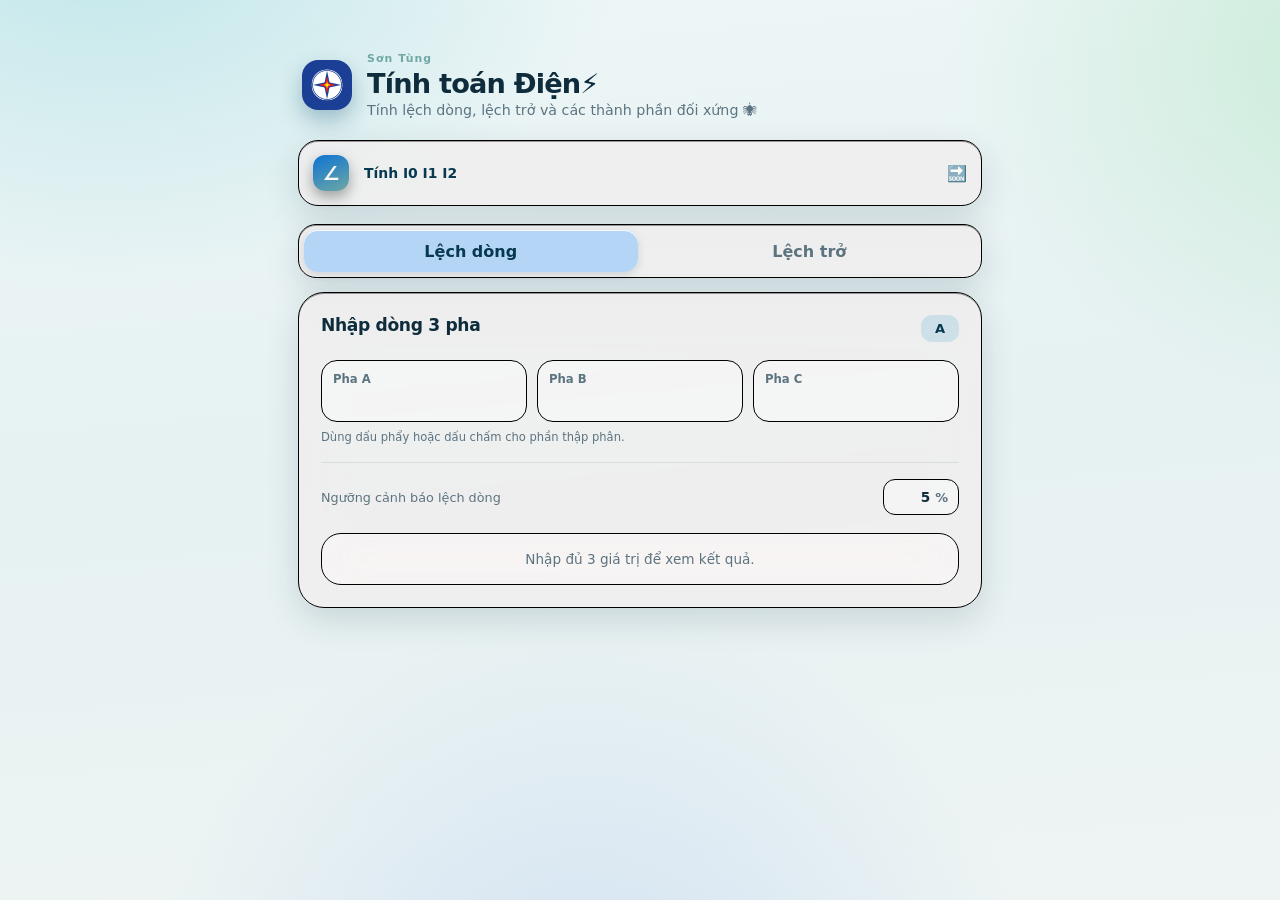
<file: index.html>
<!doctype html>
<html lang="vi">
  <head>
    <meta charset="UTF-8" />
    <meta name="viewport" content="width=device-width, initial-scale=1, viewport-fit=cover" />
    <meta name="theme-color" content="#0b4f71" />
    <meta name="description" content="Tính lệch dòng và điện trở cuộn dây động cơ ba pha." />
    <link rel="manifest" href="manifest.json" />
    <link rel="icon" href="icon.svg" type="image/svg+xml" />
    <link rel="apple-touch-icon" href="icon-192.png" />
    <link rel="stylesheet" href="styles.css" />
    <title>Etools</title>
  </head>



  <body>
    <main class="app-shell">
      <header class="hero">
        <div class="brand-mark"><img src="icon-192.png" alt="Sơn Tùng EVN" /></div>
        <div>
          <p class="eyebrow">Sơn Tùng</p>
          <h1>Tính toán Điện⚡</h1>
          <p class="subtitle">Tính lệch dòng, lệch trở và các thành phần đối xứng 🕷</p>
        </div>
      </header>

 <a class="tool-launch" href="phasor.html">
        <span class="tool-launch-icon" aria-hidden="true">∠</span>
        <span><strong>Tính I0 I1 I2</strong></span>
        <span aria-hidden="true">🔜</span>
      </a>

      <nav class="mode-tabs" aria-label="Chọn phép tính">
        <button class="tab is-active" type="button" data-target="current-panel" aria-selected="true">Lệch dòng</button>
        <button class="tab" type="button" data-target="resistance-panel" aria-selected="false">Lệch trở</button>
      </nav>

      <section id="current-panel" class="calculator-panel is-active" aria-labelledby="current-title">
        <div class="section-heading">
          <div>
            <h2 id="current-title">Nhập dòng 3 pha</h2>
          </div>
          <div class="unit-pill">A</div>
        </div>

        <div class="input-grid">
          <label class="input-card" for="current-l1">
            <span>Pha A</span>
            <input id="current-l1" inputmode="decimal" autocomplete="off" placeholder="" aria-describedby="current-help" />
          </label>
          <label class="input-card" for="current-l2">
            <span>Pha B</span>
            <input id="current-l2" inputmode="decimal" autocomplete="off" placeholder="" aria-describedby="current-help" />
          </label>
          <label class="input-card" for="current-l3">
            <span>Pha C</span>
            <input id="current-l3" inputmode="decimal" autocomplete="off" placeholder="" aria-describedby="current-help" />
          </label>
        </div>
        <p id="current-help" class="field-help">Dùng dấu phẩy hoặc dấu chấm cho phần thập phân.</p>

        <div class="threshold-row">
          <label for="current-limit">Ngưỡng cảnh báo lệch dòng</label>
          <div class="compact-input"><input id="current-limit" inputmode="decimal" value="5" /><span>%</span></div>
        </div>

        <div id="current-results" class="result-card empty" aria-live="polite">
          <p>Nhập đủ 3 giá trị để xem kết quả.</p>
        </div>
      </section>

      <section id="resistance-panel" class="calculator-panel" aria-labelledby="resistance-title" hidden>
        <div class="section-heading">
          <div>
            <h2 id="resistance-title">Nhập điện trở cuộn dây</h2>
          </div>
          <div class="unit-pill">Ω</div>
        </div>

        <div class="input-grid">
          <label class="input-card" for="resistance-u-v">
            <span>U – V</span>
            <input id="resistance-u-v" inputmode="decimal" autocomplete="off" placeholder="" aria-describedby="resistance-help" />
          </label>
          <label class="input-card" for="resistance-v-w">
            <span>V – W</span>
            <input id="resistance-v-w" inputmode="decimal" autocomplete="off" placeholder="" aria-describedby="resistance-help" />
          </label>
          <label class="input-card" for="resistance-w-u">
            <span>W – U</span>
            <input id="resistance-w-u" inputmode="decimal" autocomplete="off" placeholder="" aria-describedby="resistance-help" />
          </label>
        </div>
        <p id="resistance-help" class="field-help">Dùng cùng đơn vị cho cả ba phép đo (Ω hoặc mΩ).</p>

        

        <div class="threshold-row">
          <label for="resistance-limit">Ngưỡng cảnh báo lệch trở</label>
          <div class="compact-input"><input id="resistance-limit" inputmode="decimal" value="5" /><span>%</span></div>
        </div>

        <div id="resistance-results" class="result-card empty" aria-live="polite">
          <p>Nhập đủ 3 giá trị để xem kết quả.</p>
        </div>
      </section>

    </main>
    <script src="app.js"></script>
  </body>
</html>
</file>
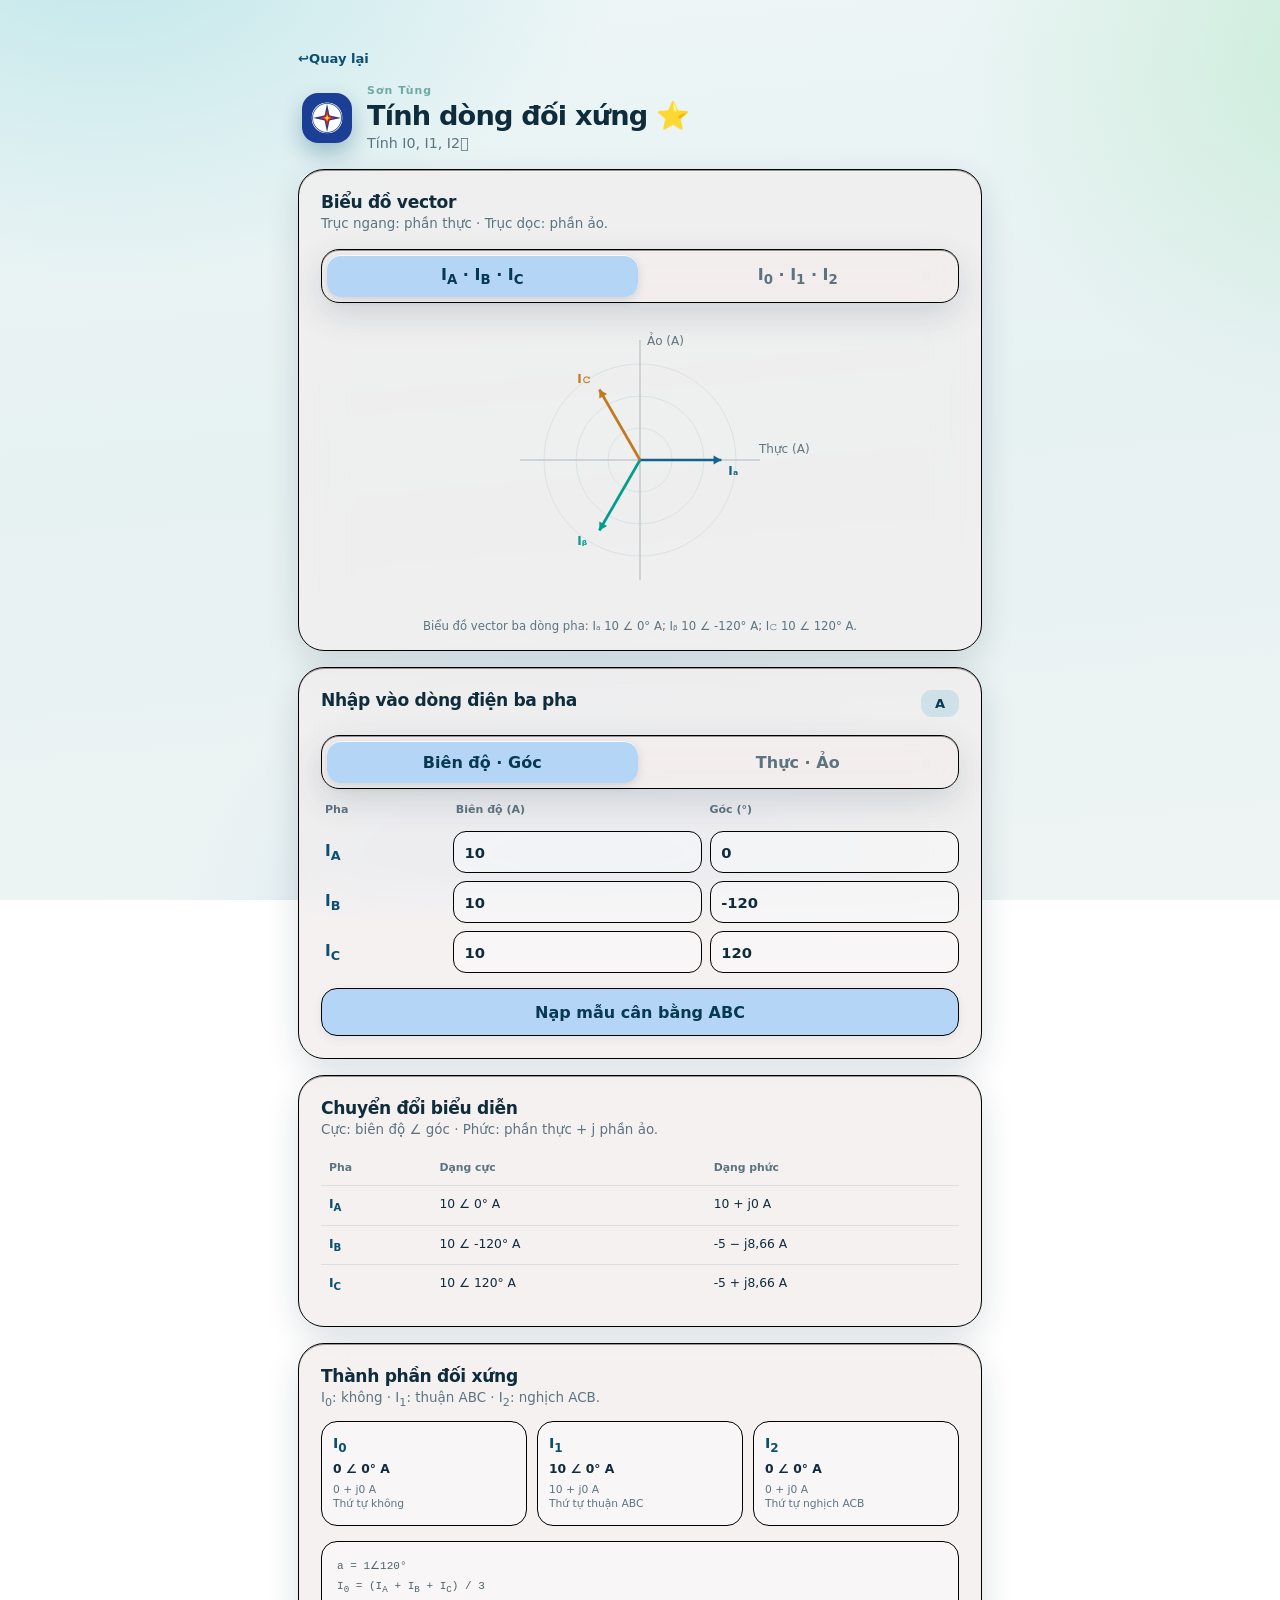
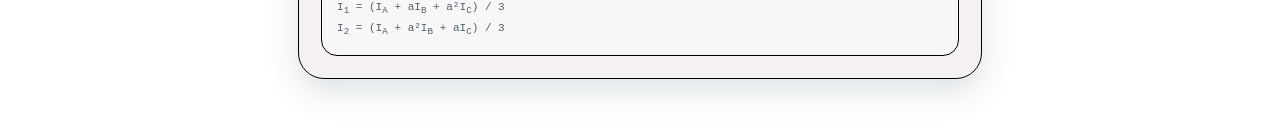
<file: phasor.html>
<!doctype html>
<html lang="vi">
  <head>
    <meta charset="UTF-8" />
    <meta name="viewport" content="width=device-width, initial-scale=1, viewport-fit=cover" />
    <meta name="theme-color" content="#0b4f71" />
    <meta name="description" content="Chuyển đổi phasor dòng điện ba pha và tính thành phần đối xứng I0, I1, I2." />
    <link rel="manifest" href="manifest.json" />
    <link rel="icon" href="icon.svg" type="image/svg+xml" />
    <link rel="apple-touch-icon" href="icon-192.png" />
    <link rel="stylesheet" href="styles.css" />
    <link rel="stylesheet" href="phasor.css" />
    <title>Sơn Tùng EVN — Phasor</title>
  </head>
  <body>
    <main class="app-shell phasor-shell">
      <a class="back-link" href="index.html">↩️Quay lại</a>
      <header class="hero phasor-hero">
        <div class="brand-mark"><img src="icon-192.png" alt="Sơn Tùng EVN" /></div>
        <div>
          <p class="eyebrow">Sơn Tùng</p>
          <h1>Tính dòng đối xứng ⭐</h1>
          <p class="subtitle">Tính I0, I1, I2🫟</p>
        </div>
      </header>

      <section class="phasor-card chart-card" aria-labelledby="chart-title">
        <div class="section-heading">
          <div>
            <h2 id="chart-title">Biểu đồ vector</h2>
            <p>Trục ngang: phần thực · Trục dọc: phần ảo.</p>
          </div>
        </div>
        <nav class="format-tabs graph-tabs" aria-label="Chọn vector hiển thị">
          <button class="format-tab is-active" type="button" data-graph="phase" aria-selected="true">I<sub>A</sub> · I<sub>B</sub> · I<sub>C</sub></button>
          <button class="format-tab" type="button" data-graph="sequence" aria-selected="false">I<sub>0</sub> · I<sub>1</sub> · I<sub>2</sub></button>
        </nav>
        <canvas id="phasor-chart" role="img" aria-label="Biểu đồ vector dòng điện ba pha"></canvas>
        <p id="chart-summary" class="chart-summary">Biểu đồ ba dòng pha.</p>
      </section>

      <section class="phasor-card" aria-labelledby="input-title">
        <div class="section-heading">
          <div>
            <h2 id="input-title">Nhập vào dòng điện ba pha</h2>
           
          </div>
          <div class="unit-pill">A</div>
        </div>

        <nav class="format-tabs" aria-label="Dạng biểu diễn dòng điện">
          <button class="format-tab is-active" type="button" data-format="polar" aria-selected="true">Biên độ · Góc</button>
          <button class="format-tab" type="button" data-format="rectangular" aria-selected="false">Thực · Ảo</button>
        </nav>

        <div id="polar-fields" class="phasor-inputs">
          <div class="phasor-input-header"><span>Pha</span><span>Biên độ (A)</span><span>Góc (°)</span></div>
          <label class="phasor-input-row" for="ia-mag"><strong>I<sub>A</sub></strong><input id="ia-mag" inputmode="decimal" value="10" aria-label="Biên độ dòng pha A" /><input id="ia-angle" inputmode="decimal" value="0" aria-label="Góc dòng pha A" /></label>
          <label class="phasor-input-row" for="ib-mag"><strong>I<sub>B</sub></strong><input id="ib-mag" inputmode="decimal" value="10" aria-label="Biên độ dòng pha B" /><input id="ib-angle" inputmode="decimal" value="-120" aria-label="Góc dòng pha B" /></label>
          <label class="phasor-input-row" for="ic-mag"><strong>I<sub>C</sub></strong><input id="ic-mag" inputmode="decimal" value="10" aria-label="Biên độ dòng pha C" /><input id="ic-angle" inputmode="decimal" value="120" aria-label="Góc dòng pha C" /></label>
        </div>

        <div id="rectangular-fields" class="phasor-inputs" hidden>
          <div class="phasor-input-header"><span>Pha</span><span>Phần thực (A)</span><span>Phần ảo (A)</span></div>
          <label class="phasor-input-row" for="ia-real"><strong>I<sub>A</sub></strong><input id="ia-real" inputmode="decimal" aria-label="Phần thực dòng pha A" /><input id="ia-imag" inputmode="decimal" aria-label="Phần ảo dòng pha A" /></label>
          <label class="phasor-input-row" for="ib-real"><strong>I<sub>B</sub></strong><input id="ib-real" inputmode="decimal" aria-label="Phần thực dòng pha B" /><input id="ib-imag" inputmode="decimal" aria-label="Phần ảo dòng pha B" /></label>
          <label class="phasor-input-row" for="ic-real"><strong>I<sub>C</sub></strong><input id="ic-real" inputmode="decimal" aria-label="Phần thực dòng pha C" /><input id="ic-imag" inputmode="decimal" aria-label="Phần ảo dòng pha C" /></label>
        </div>

        <p id="input-error" class="input-error" role="alert" hidden></p>
        <div class="phasor-actions"><button id="balanced-button" class="button ghost" type="button">Nạp mẫu cân bằng ABC</button></div>
      </section>

      <section class="phasor-card" aria-labelledby="conversion-title">
        <div class="section-heading compact-heading">
          <div>
            <h2 id="conversion-title">Chuyển đổi biểu diễn</h2>
            <p>Cực: biên độ ∠ góc · Phức: phần thực + j phần ảo.</p>
          </div>
        </div>
        <div class="table-wrap">
          <table class="phasor-table">
            <thead><tr><th>Pha</th><th>Dạng cực</th><th>Dạng phức</th></tr></thead>
            <tbody id="phase-results"></tbody>
          </table>
        </div>
      </section>

      <section class="phasor-card" aria-labelledby="sequence-title">
        <div class="section-heading compact-heading">
          <div>
            <h2 id="sequence-title">Thành phần đối xứng</h2>
            <p>I<sub>0</sub>: không · I<sub>1</sub>: thuận ABC · I<sub>2</sub>: nghịch ACB.</p>
          </div>
        </div>
        <div id="sequence-results" class="sequence-results" aria-live="polite"></div>
        <div class="formula-note">
          <p>a = 1∠120°</p>
          <p>I<sub>0</sub> = (I<sub>A</sub> + I<sub>B</sub> + I<sub>C</sub>) / 3</p>
          <p>I<sub>1</sub> = (I<sub>A</sub> + aI<sub>B</sub> + a²I<sub>C</sub>) / 3</p>
          <p>I<sub>2</sub> = (I<sub>A</sub> + a²I<sub>B</sub> + aI<sub>C</sub>) / 3</p>
        </div>
      </section>
      
    </main>
    <script src="phasor.js"></script>
  </body>
</html>
</file>
<file: styles.css>
:root {
  color-scheme: light;
  --ink: #0e2c3b;
  --muted: #5c7480;
  --muted-soft: #7d919b;
  --line: rgba(15, 60, 80, 0.1);
  --canvas: #e9f3f4;
  --brand: #0b4f71;
  --brand-dark: #073950;
  --brand-bright: #1f8fc0;
  --teal: #6fa8a3;
  --glass: rgba(243, 237, 237, 0.774);
  --glass-strong: rgba(179, 212, 247, 0.973);
  --glass-soft: rgba(255, 255, 255, 0.34);
  --glass-border: rgb(0, 0, 0);
  --glass-shadow: 0 12px 34px rgba(9, 46, 66, 0.14), 0 1px 0 rgba(92, 87, 87, 0.6) inset;
  --ok-bg: rgba(7, 167, 119, 0.16);
  --ok: #077a56;
  --warn-bg: rgba(190, 111, 0, 0.16);
  --warn: #9a5800;
}

* { box-sizing: border-box; }

html { -webkit-tap-highlight-color: transparent; }

body {
  margin: 0;
  min-width: 320px;
  min-height: 100vh;
  color: var(--ink);
  background:
    radial-gradient(900px 620px at 8% -8%, #bfe6e9 0%, transparent 58%),
    radial-gradient(800px 640px at 108% 6%, #c9ecd8 0%, transparent 55%),
    radial-gradient(760px 760px at 46% 118%, #cfe1f3 0%, transparent 60%),
    linear-gradient(175deg, #eef6f7 0%, #e6f1f2 48%, #eef4f3 100%);
  background-attachment: fixed;
  font-family: Inter, ui-sans-serif, system-ui, -apple-system, BlinkMacSystemFont, "Segoe UI", sans-serif;
  -webkit-font-smoothing: antialiased;
}

button, input, select { font: inherit; }

.app-shell {
  width: min(100%, 720px);
  min-height: 100vh;
  margin: 0 auto;
  padding: max(24px, env(safe-area-inset-top)) 18px max(34px, env(safe-area-inset-bottom));
}

/* Hero */
.hero { display: flex; align-items: center; gap: 15px; padding: 4px 4px 22px; }
.brand-mark {
  display: grid;
  width: 50px;
  height: 50px;
  flex: 0 0 auto;
  place-items: center;
  overflow: hidden;
  border-radius: 16px;
  box-shadow: 0 10px 22px rgba(11, 79, 113, 0.32), inset 0 1px 1px rgba(255, 255, 255, 0.35);
}
.brand-mark img { width: 100%; height: 100%; object-fit: cover; }
.eyebrow { margin: 0 0 3px; color: var(--teal); font-size: .68rem; font-weight: 750; letter-spacing: .1em; }
h1 { margin: 0; font-size: clamp(1.32rem, 5vw, 1.7rem); letter-spacing: -.03em; }
.subtitle { margin: 3px 0 0; color: var(--muted); font-size: .89rem; }

/* Generic glass surface, used by notices, tool launch, cards, tabs */
.notice,
.tool-launch,
.calculator-panel,
.formula-card,
.phasor-card,
.result-card,
.mode-tabs,
.format-tabs {
  background: var(--glass);
  backdrop-filter: blur(22px) saturate(170%);
  -webkit-backdrop-filter: blur(22px) saturate(170%);
  border: 1px solid var(--glass-border);
  box-shadow: var(--glass-shadow);
}

.notice { display: flex; gap: 10px; align-items: flex-start; margin: 0 0 18px; padding: 13px 15px; border-radius: 18px; color: #245862; font-size: .82rem; line-height: 1.42; }
.notice span { color: var(--teal); font-size: 1.05rem; }
.notice p { margin: 0; }

.tool-launch {
  display: flex;
  align-items: center;
  gap: 15px;
  margin: 0 0 18px;
  padding: 14px;
  border-radius: 20px;
  color: var(--brand-dark);
  text-decoration: none;
  transition: transform .18s ease, box-shadow .18s ease;
}
.tool-launch:active { transform: scale(.98); }
.tool-launch > span:nth-child(2) { flex: 1; }
.tool-launch strong, .tool-launch small { display: block; }
.tool-launch strong { font-size: .87rem; }
.tool-launch small { margin-top: 2px; color: var(--muted); font-size: .73rem; line-height: 1.35; }
.tool-launch-icon {
  display: grid;
  width: 36px;
  height: 36px;
  place-items: center;
  border-radius: 12px;
  color: #f8f6f6;
  background: linear-gradient(155deg, #0c73d4, var(--teal));
  box-shadow: 0 6px 14px rgba(5, 14, 0, 0.35);
  font-size: 1.2rem;
  font-weight: 800;
}
.tool-launch > span:last-child { color: var(--muted-soft); }

/* Segmented tab controls (mode + format) */
.mode-tabs, .format-tabs {
  display: grid;
  grid-template-columns: 1fr 1fr;
  gap: 5px;
  margin-bottom: 14px;
  padding: 5px;
  border-radius: 18px;
}
.tab, .format-tab {
  min-height: 42px;
  border: 0;
  border-radius: 14px;
  color: var(--muted);
  background: transparent;
  font-weight: 700;
  cursor: pointer;
  transition: background .18s ease, color .18s ease, box-shadow .18s ease;
}
.tab.is-active, .format-tab.is-active {
  color: var(--brand-dark);
  background: var(--glass-strong);
  box-shadow: 0 3px 10px rgba(9, 46, 66, 0.14), inset 0 1px 0 rgba(255, 255, 255, 0.9);
}

/* Panels & cards */
.calculator-panel, .formula-card, .phasor-card {
  margin-bottom: 16px;
  padding: 22px;
  border-radius: 26px;
}
.section-heading { display: flex; align-items: flex-start; justify-content: space-between; gap: 12px; margin-bottom: 18px; }
h2 { margin: 0; font-size: 1.07rem; letter-spacing: -.02em; }
.section-heading p { margin: 4px 0 0; color: var(--muted); font-size: .84rem; }
.unit-pill {
  min-width: 38px;
  padding: 6px 8px;
  border-radius: 11px;
  color: var(--brand-dark);
  background: rgba(31, 143, 192, 0.16);
  font-size: .82rem;
  font-weight: 800;
  text-align: center;
}

.input-grid { display: grid; grid-template-columns: repeat(3, minmax(0, 1fr)); gap: 10px; }
.input-card {
  display: block;
  padding: 11px 11px 9px;
  border: 1px solid var(--glass-border);
  border-radius: 16px;
  background: var(--glass-soft);
  transition: border-color .15s, box-shadow .15s, background .15s;
}
.input-card:focus-within {
  background: rgba(255, 255, 255, 0.65);
  border-color: rgba(31, 143, 192, 0.55);
  box-shadow: 0 0 0 4px rgba(31, 143, 192, 0.14);
}
.input-card span { display: block; margin-bottom: 5px; color: var(--muted); font-size: .73rem; font-weight: 700; }
input { width: 100%; min-width: 0; border: 0; outline: 0; color: var(--ink); background: transparent; font-weight: 750; font-size: 1rem; }
input::placeholder { color: #9fb2ba; font-weight: 500; font-size: .77rem; }
.field-help { margin: 8px 0 0; color: var(--muted); font-size: .72rem; }

.threshold-row { display: flex; align-items: center; justify-content: space-between; gap: 12px; margin: 18px 0; padding-top: 16px; border-top: 1px solid var(--line); color: var(--muted); font-size: .8rem; }
.winding-row { margin-bottom: -2px; }
.winding-row select {
  max-width: 196px;
  padding: 8px 26px 8px 12px;
  border: 1px solid var(--glass-border);
  border-radius: 12px;
  outline: 0;
  color: var(--ink);
  background: var(--glass-soft);
  font-size: .78rem;
  font-weight: 650;
}
.winding-row select:focus { border-color: rgba(31, 143, 192, 0.55); box-shadow: 0 0 0 4px rgba(31, 143, 192, 0.14); }
.compact-input {
  display: flex;
  align-items: center;
  gap: 3px;
  width: 76px;
  padding: 8px 10px;
  border: 1px solid var(--glass-border);
  border-radius: 12px;
  color: var(--muted);
  background: var(--glass-soft);
}
.compact-input input { text-align: right; font-size: .85rem; }
.compact-input span { font-weight: 700; }

.result-card { padding: 16px; border-radius: 20px; }
.result-card.empty { color: var(--muted); text-align: center; font-size: .85rem; background: var(--glass-soft); box-shadow: none; }
.result-card.empty p { margin: 1px; }
.result-main { display: flex; align-items: center; justify-content: space-between; gap: 12px; padding-bottom: 13px; border-bottom: 1px solid var(--line); }
.result-label { margin: 0; color: var(--muted); font-size: .77rem; font-weight: 700; }
.result-value { margin: 3px 0 0; font-size: 1.45rem; font-weight: 800; letter-spacing: -.04em; color: var(--brand-dark); }
.status { flex: 0 0 auto; padding: 7px 11px; border-radius: 30px; font-size: .72rem; font-weight: 800; }
.status.ok { color: var(--ok); background: var(--ok-bg); }
.status.warn { color: var(--warn); background: var(--warn-bg); }
.result-details { display: grid; grid-template-columns: repeat(2, 1fr); gap: 11px; padding-top: 12px; }
.detail-label { display: block; color: var(--muted); font-size: .7rem; }
.detail-value { display: block; margin-top: 2px; color: var(--ink); font-size: .88rem; font-weight: 750; }

.formula-card { margin-top: 15px; padding: 19px 22px; background: var(--glass-soft); }
.formula-card h2 { margin-bottom: 9px; font-size: .95rem; }
.formula-card p { margin: 5px 0; color: #4e626d; font-family: ui-monospace, SFMono-Regular, Consolas, monospace; font-size: .7rem; line-height: 1.45; }
.formula-card small { display: block; margin-top: 11px; color: var(--muted); font-size: .71rem; line-height: 1.45; }

.action-row { display: grid; grid-template-columns: 1fr 1fr; gap: 10px; margin-top: 16px; }
.button {
  min-height: 48px;
  border: 0;
  border-radius: 16px;
  font-weight: 750;
  cursor: pointer;
  transition: transform .15s ease, box-shadow .15s ease, opacity .15s ease;
}
.button:active { transform: scale(.97); }
.button.secondary {
  color: #fff;
  background: linear-gradient(155deg, #1a7ba6, var(--brand) 60%, var(--brand-dark));
  box-shadow: 0 10px 22px rgba(11, 79, 113, 0.32), inset 0 1px 0 rgba(255, 255, 255, 0.25);
}
.button.secondary:disabled { cursor: not-allowed; opacity: .4; box-shadow: none; }
.button.ghost {
  color: var(--brand-dark);
  background: var(--glass-strong);
  border: 1px solid var(--glass-border);
  box-shadow: 0 3px 10px rgba(9, 46, 66, 0.08);
}
.install-tip { margin: 20px 5px 0; color: var(--muted); font-size: .75rem; line-height: 1.45; text-align: center; }

@media (min-width: 720px) { .app-shell { padding-top: 48px; } }
@media (max-width: 390px) {
  .app-shell { padding-right: 14px; padding-left: 14px; }
  .calculator-panel, .phasor-card { padding: 17px; border-radius: 22px; }
  .input-card { padding-right: 8px; padding-left: 8px; }
}

@media (prefers-reduced-motion: reduce) {
  .button, .tool-launch, .tab, .format-tab { transition: none; }
}
</file>
<file: phasor.css>
.phasor-shell { padding-bottom: max(34px, env(safe-area-inset-bottom)); }
.back-link { display: inline-flex; align-items: center; gap: 4px; margin: 0 0 14px; color: var(--brand); font-size: .82rem; font-weight: 750; text-decoration: none; }
.phasor-hero { padding-bottom: 18px; }
.phasor-note { display: flex; align-items: flex-start; gap: 9px; margin: 0 0 16px; padding: 13px 15px; border-radius: 18px; color: #245862; font-size: .8rem; line-height: 1.43; }
.phasor-note span { color: var(--teal); font-size: 1rem; }
.phasor-note p { margin: 0; }

.phasor-input-header, .phasor-input-row { display: grid; grid-template-columns: .5fr 1fr 1fr; gap: 8px; align-items: center; }
.phasor-input-header { padding: 0 4px 7px; color: var(--muted); font-size: .69rem; font-weight: 750; }
.phasor-input-row { margin-top: 8px; }
.phasor-input-row strong { padding-left: 4px; color: var(--brand); font-size: .96rem; }
.phasor-input-row input {
  min-height: 42px;
  padding: 8px 10px;
  border: 1px solid var(--glass-border);
  border-radius: 13px;
  color: var(--ink);
  background: var(--glass-soft);
  font-size: .92rem;
  font-weight: 750;
}
.phasor-input-row input:focus { border-color: rgba(31, 143, 192, 0.55); box-shadow: 0 0 0 4px rgba(31, 143, 192, 0.14); }
.input-error { margin: 12px 0 0; color: var(--warn); font-size: .78rem; line-height: 1.35; }
.phasor-actions { margin-top: 15px; }
.phasor-actions .button { width: 100%; }

.chart-card { padding-bottom: 16px; }
.graph-tabs { margin-bottom: 7px; }
#phasor-chart { display: block; width: 100%; height: 300px; touch-action: manipulation; border-radius: 18px; }
.chart-summary { margin: 8px 0 0; color: var(--muted); font-size: .73rem; line-height: 1.4; text-align: center; }

.compact-heading { margin-bottom: 13px; }
.table-wrap { overflow-x: auto; border-radius: 14px; }
.phasor-table { width: 100%; border-collapse: collapse; font-size: .77rem; }
.phasor-table th, .phasor-table td { padding: 11px 8px; border-bottom: 1px solid var(--line); text-align: left; vertical-align: top; white-space: nowrap; }
.phasor-table th { color: var(--muted); font-size: .68rem; font-weight: 800; }
.phasor-table td:first-child { color: var(--brand); font-weight: 800; }
.phasor-table tr:last-child td { border-bottom: 0; }

.sequence-results { display: grid; grid-template-columns: repeat(3, minmax(0, 1fr)); gap: 10px; }
.sequence-item {
  padding: 13px 11px;
  border-radius: 16px;
  background: var(--glass-soft);
  border: 1px solid var(--glass-border);
}
.sequence-item h3 { margin: 0; color: var(--brand); font-size: .9rem; }
.sequence-item p { margin: 6px 0 0; color: var(--ink); font-size: .77rem; font-weight: 750; line-height: 1.35; }
.sequence-item small { display: block; margin-top: 5px; color: var(--muted); font-size: .67rem; line-height: 1.35; }

.formula-note { margin-top: 15px; padding: 13px 15px; border-radius: 16px; background: var(--glass-soft); border: 1px solid var(--glass-border); }
.formula-note p { margin: 4px 0; color: #50626c; font-family: ui-monospace, SFMono-Regular, Consolas, monospace; font-size: .69rem; line-height: 1.42; }

@media (max-width: 390px) {
  .phasor-input-header, .phasor-input-row { gap: 6px; }
  .phasor-input-row input { padding-right: 6px; padding-left: 6px; }
  .sequence-results { grid-template-columns: 1fr; }
}
</file>
